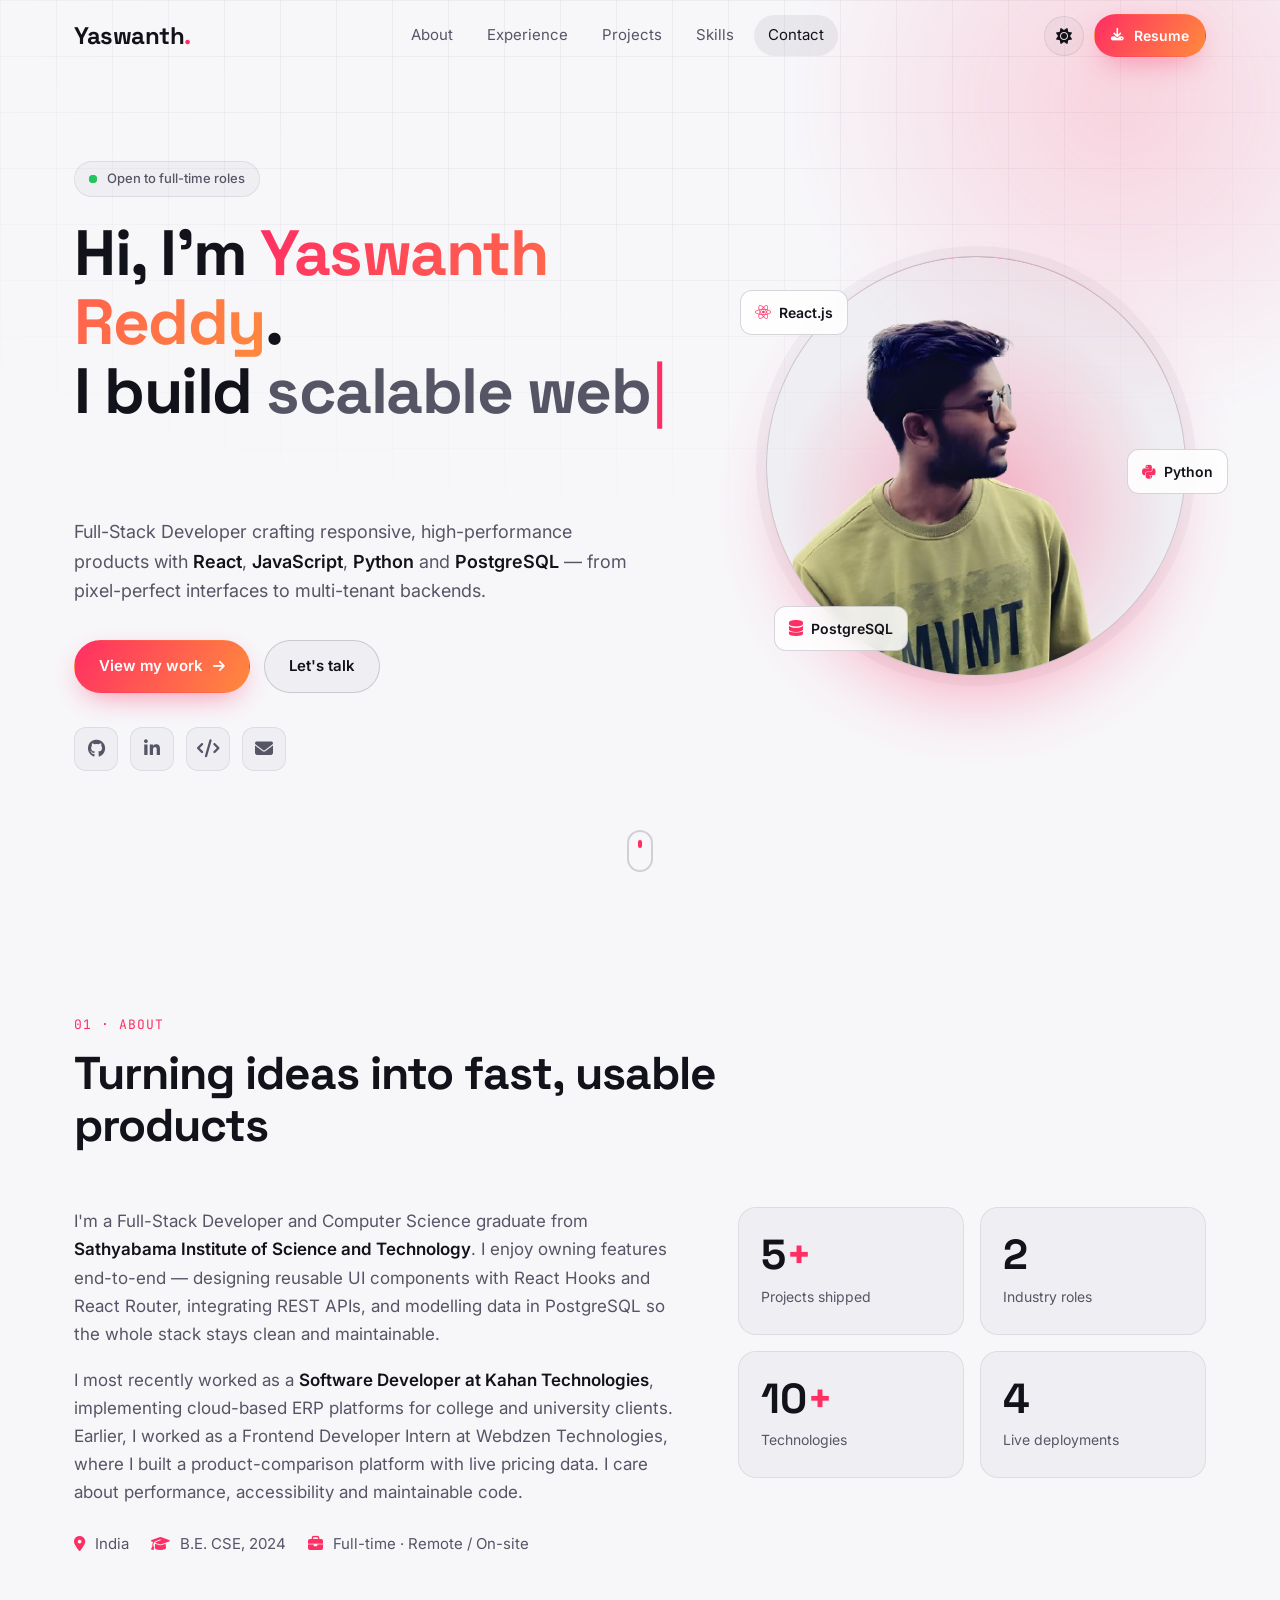
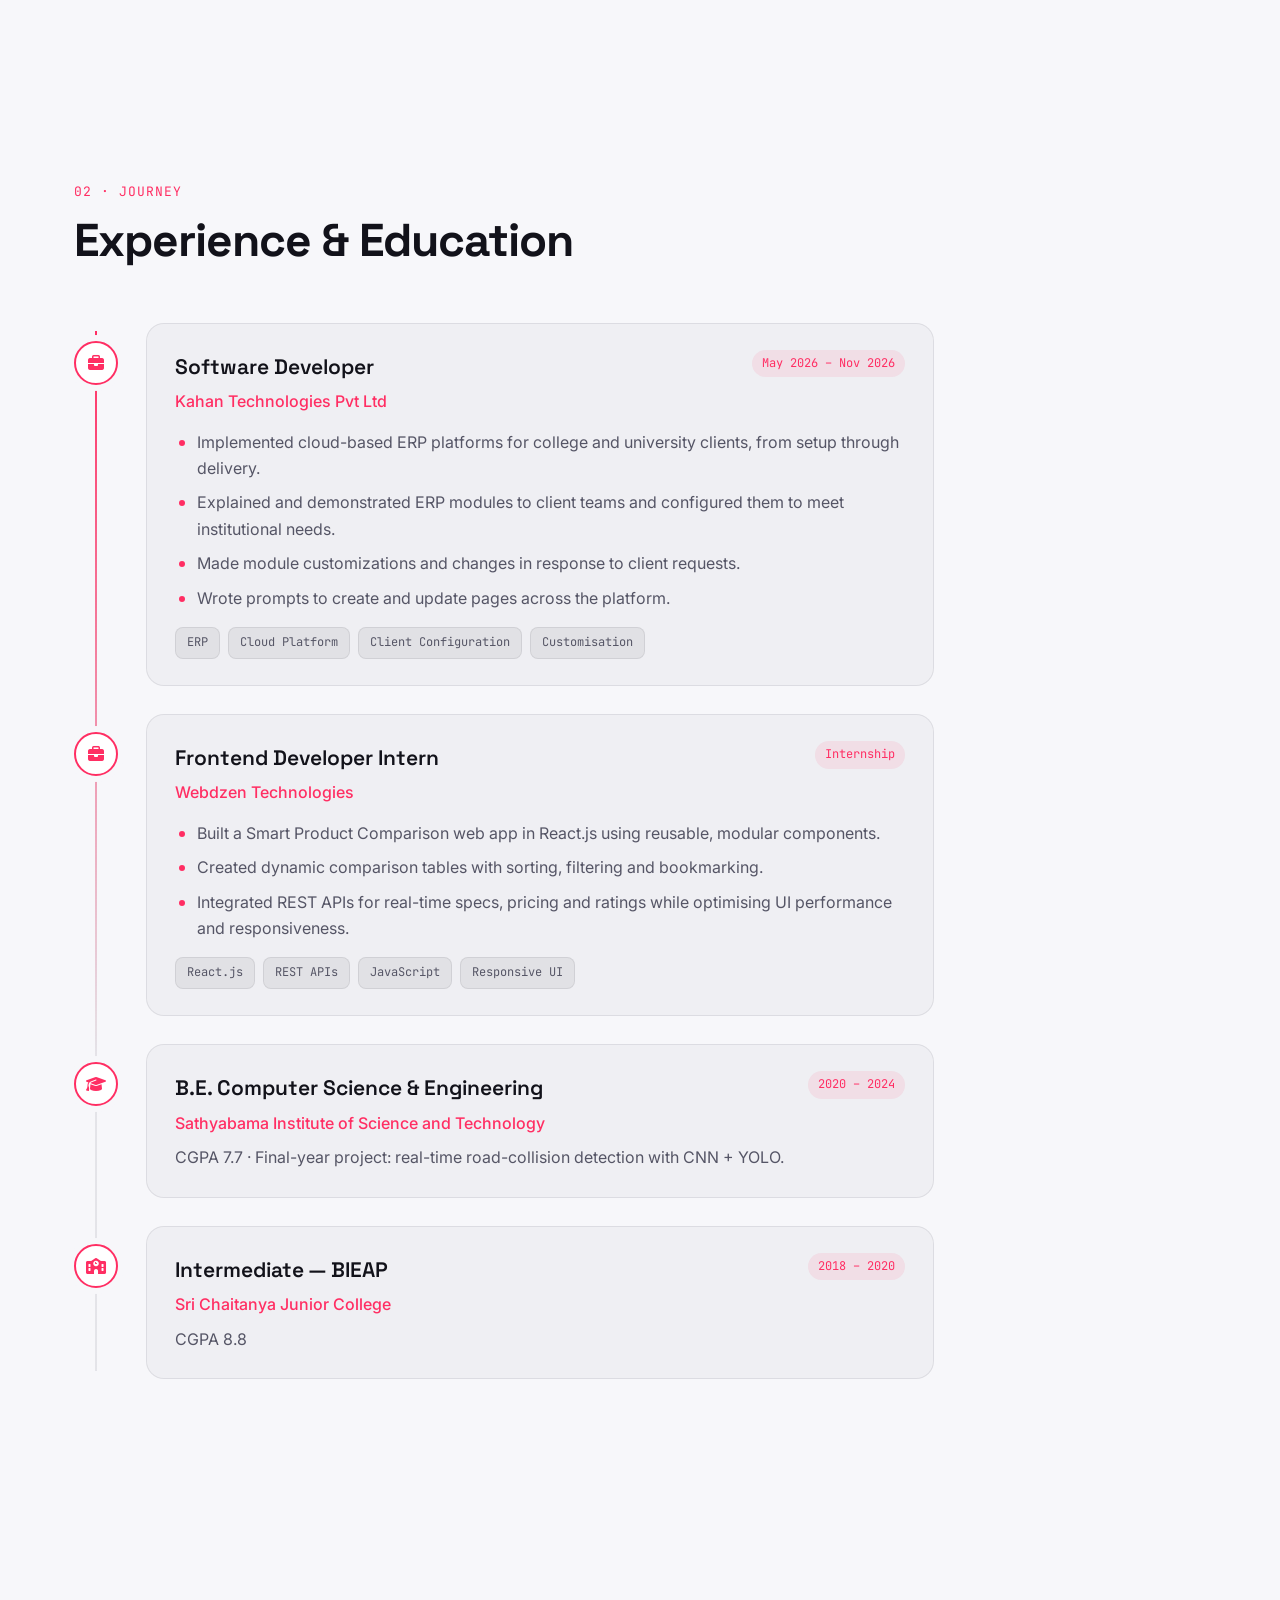
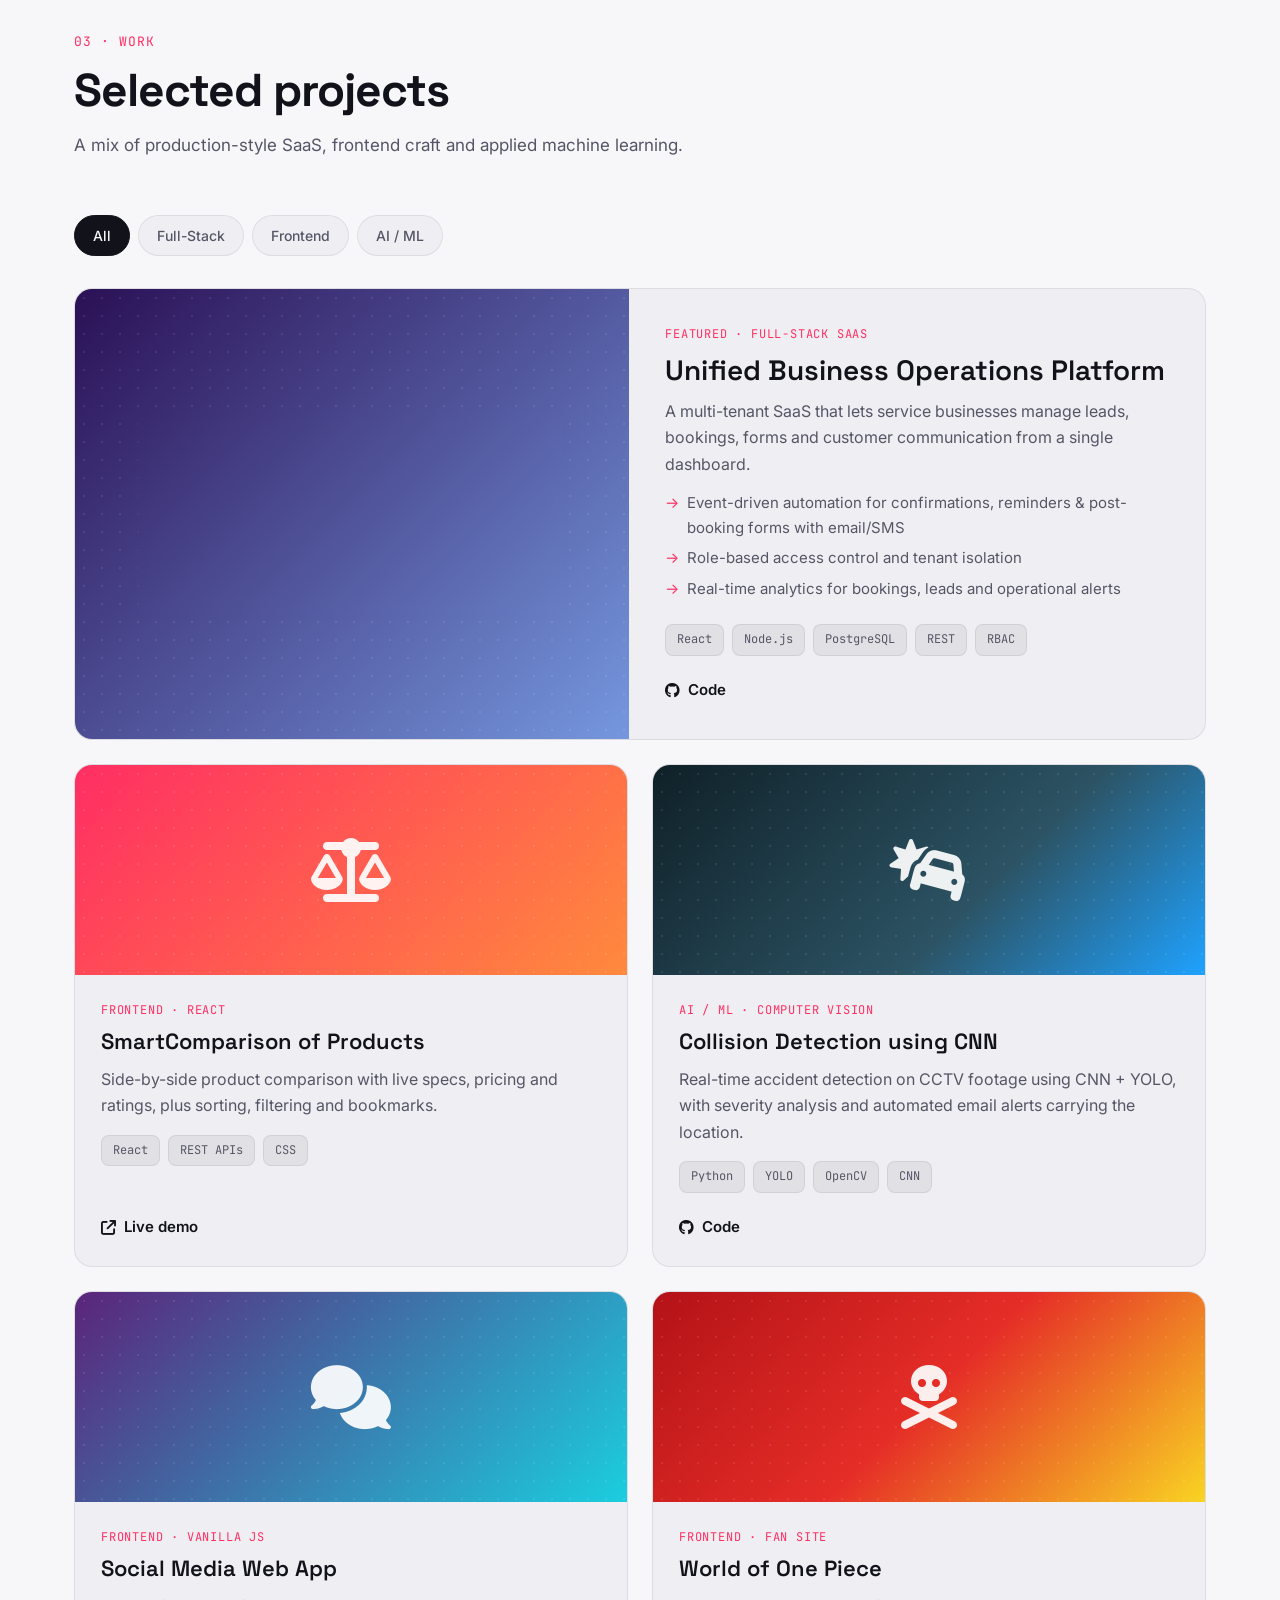
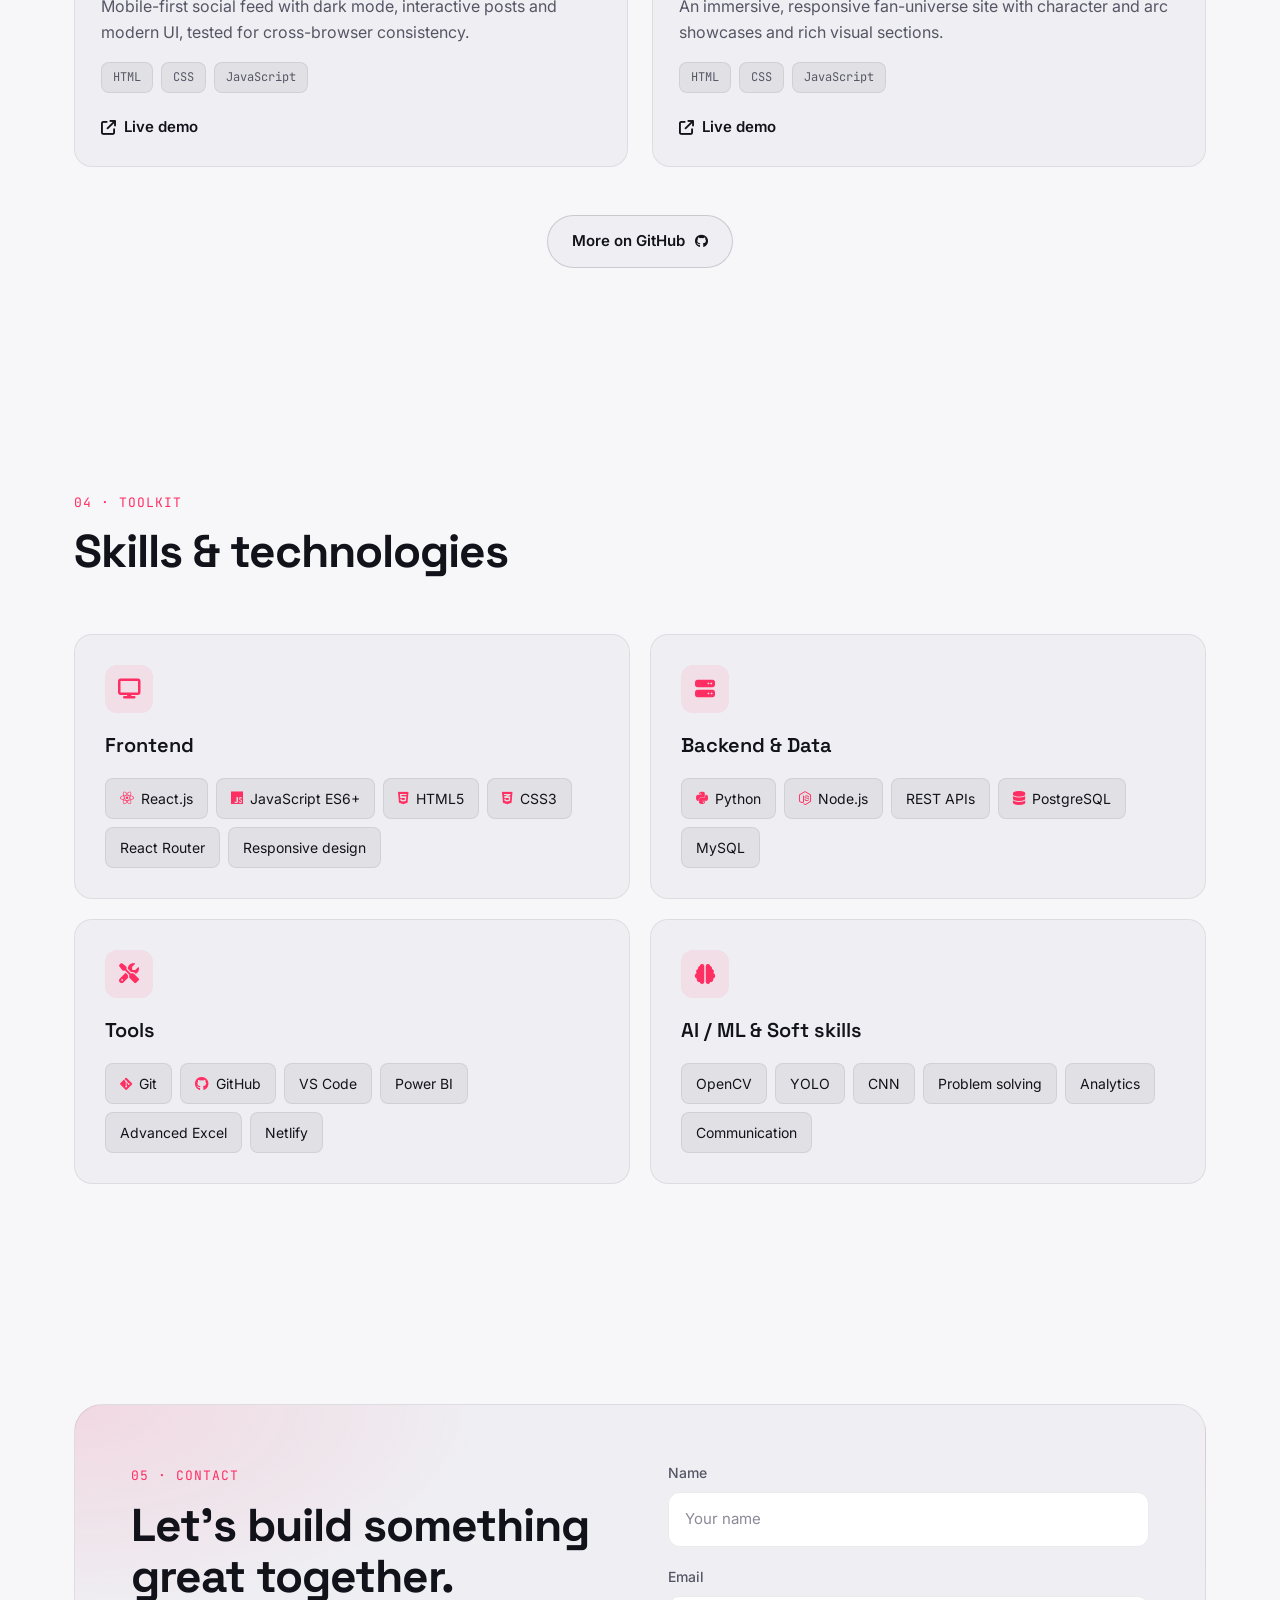
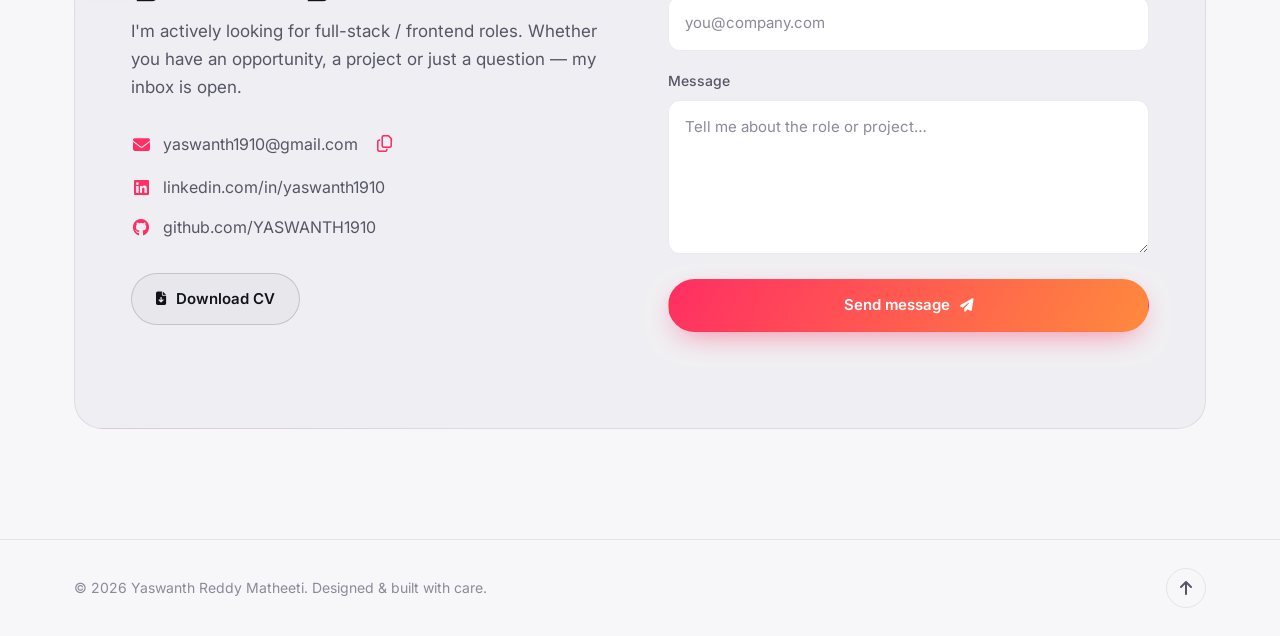
<file: index.html>
<!DOCTYPE html>
<html lang="en" data-theme="dark">
<head>
  <meta charset="UTF-8" />
  <meta name="viewport" content="width=device-width, initial-scale=1.0" />
  <title>Yaswanth Reddy · Full-Stack Developer</title>
  <meta name="description" content="Yaswanth Reddy Matheeti — Full-Stack Developer building fast, scalable web applications with React, JavaScript, Python and PostgreSQL." />
  <meta name="author" content="Yaswanth Reddy Matheeti" />
  <meta property="og:title" content="Yaswanth Reddy · Full-Stack Developer" />
  <meta property="og:description" content="React · JavaScript · Python · PostgreSQL. Projects, experience and contact." />
  <meta property="og:type" content="website" />
  <meta property="og:image" content="profile.png" />
  <meta name="theme-color" content="#0a0a0f" />
  <link rel="icon" href="data:image/svg+xml,<svg xmlns='http://www.w3.org/2000/svg' viewBox='0 0 100 100'><rect width='100' height='100' rx='22' fill='%23ff2e63'/><text x='50' y='68' font-size='56' font-family='Arial' font-weight='700' text-anchor='middle' fill='white'>Y</text></svg>" />

  <link rel="preconnect" href="https://fonts.googleapis.com" />
  <link rel="preconnect" href="https://fonts.gstatic.com" crossorigin />
  <link href="https://fonts.googleapis.com/css2?family=Inter:wght@400;500;600;700&family=Space+Grotesk:wght@500;600;700&family=JetBrains+Mono:wght@400;500&display=swap" rel="stylesheet" />
  <link rel="stylesheet" href="https://cdnjs.cloudflare.com/ajax/libs/font-awesome/6.5.2/css/all.min.css" />
  <link rel="stylesheet" href="style.css" />
</head>
<body>
  <div class="bg-grid" aria-hidden="true"></div>
  <div class="bg-glow" aria-hidden="true"></div>
  <div class="scroll-progress" aria-hidden="true"></div>

  <!-- ================= NAV ================= -->
  <header class="nav" id="nav">
    <div class="container nav-inner">
      <a href="#home" class="logo" aria-label="Home">Yaswanth<span>.</span></a>

      <nav class="nav-links" id="navLinks" aria-label="Primary">
        <a href="#about">About</a>
        <a href="#experience">Experience</a>
        <a href="#projects">Projects</a>
        <a href="#skills">Skills</a>
        <a href="#contact">Contact</a>
      </nav>

      <div class="nav-actions">
        <button class="icon-btn" id="themeToggle" aria-label="Toggle color theme">
          <i class="fa-solid fa-moon"></i>
        </button>
        <a href="Yaswanth_Resume.pdf" class="btn btn-sm btn-primary hide-sm" download>
          <i class="fa-solid fa-download"></i> Resume
        </a>
        <button class="icon-btn menu-btn" id="menuBtn" aria-label="Open menu" aria-expanded="false" aria-controls="navLinks">
          <i class="fa-solid fa-bars"></i>
        </button>
      </div>
    </div>
  </header>

  <main>
    <!-- ================= HERO ================= -->
    <section class="hero" id="home">
      <div class="container hero-inner">
        <div class="hero-text">
          <p class="badge reveal"><span class="pulse"></span> Open to full-time roles</p>
          <h1 class="reveal">
            Hi, I'm <span class="grad">Yaswanth Reddy</span>.<br />
            <span class="typed-line">I build <span class="typed" id="typed">scalable web apps</span><span class="caret">|</span></span>
          </h1>
          <p class="lead reveal">
            Full-Stack Developer crafting responsive, high-performance products with
            <strong>React</strong>, <strong>JavaScript</strong>, <strong>Python</strong> and <strong>PostgreSQL</strong> —
            from pixel-perfect interfaces to multi-tenant backends.
          </p>
          <div class="hero-cta reveal">
            <a href="#projects" class="btn btn-primary">View my work <i class="fa-solid fa-arrow-right"></i></a>
            <a href="#contact" class="btn btn-ghost">Let's talk</a>
          </div>
          <div class="hero-social reveal">
            <a href="https://github.com/YASWANTH1910" target="_blank" rel="noopener" aria-label="GitHub"><i class="fa-brands fa-github"></i></a>
            <a href="https://www.linkedin.com/in/yaswanth1910/" target="_blank" rel="noopener" aria-label="LinkedIn"><i class="fa-brands fa-linkedin-in"></i></a>
            <a href="https://leetcode.com/u/Yaswanth_1900/" target="_blank" rel="noopener" aria-label="LeetCode"><i class="fa-solid fa-code"></i></a>
            <a href="mailto:yaswanth1910@gmail.com" aria-label="Email"><i class="fa-solid fa-envelope"></i></a>
          </div>
        </div>

        <div class="hero-visual reveal">
          <div class="avatar-ring">
            <img src="profile.png" alt="Portrait of Yaswanth Reddy" width="541" height="461" />
          </div>
          <div class="float-card fc-1"><i class="fa-brands fa-react"></i> React.js</div>
          <div class="float-card fc-2"><i class="fa-brands fa-python"></i> Python</div>
          <div class="float-card fc-3"><i class="fa-solid fa-database"></i> PostgreSQL</div>
        </div>
      </div>
      <a href="#about" class="scroll-hint" aria-label="Scroll to About"><span></span></a>
    </section>

    <!-- ================= ABOUT ================= -->
    <section class="section" id="about">
      <div class="container">
        <div class="section-head reveal">
          <span class="eyebrow">01 · About</span>
          <h2>Turning ideas into fast, usable products</h2>
        </div>

        <div class="about-grid">
          <div class="about-text reveal">
            <p>
              I'm a Full-Stack Developer and Computer Science graduate from
              <strong>Sathyabama Institute of Science and Technology</strong>. I enjoy owning features end-to-end —
              designing reusable UI components with React Hooks and React Router, integrating REST APIs,
              and modelling data in PostgreSQL so the whole stack stays clean and maintainable.
            </p>
            <p>
              I most recently worked as a <strong>Software Developer at Kahan Technologies</strong>,
              implementing cloud-based ERP platforms for college and university clients. Earlier,
              I worked as a Frontend Developer Intern at Webdzen Technologies, where I built a product-comparison
              platform with live pricing data. I care about performance, accessibility and maintainable code.
            </p>
            <div class="about-meta">
              <div><i class="fa-solid fa-location-dot"></i> India</div>
              <div><i class="fa-solid fa-graduation-cap"></i> B.E. CSE, 2024</div>
              <div><i class="fa-solid fa-briefcase"></i> Full-time · Remote / On-site</div>
            </div>
          </div>

          <div class="stats reveal">
            <div class="stat"><span class="num" data-count="5">0</span><span class="plus">+</span><p>Projects shipped</p></div>
            <div class="stat"><span class="num" data-count="2">0</span><p>Industry roles</p></div>
            <div class="stat"><span class="num" data-count="10">0</span><span class="plus">+</span><p>Technologies</p></div>
            <div class="stat"><span class="num" data-count="4">0</span><p>Live deployments</p></div>
          </div>
        </div>
      </div>
    </section>

    <!-- ================= EXPERIENCE ================= -->
    <section class="section" id="experience">
      <div class="container">
        <div class="section-head reveal">
          <span class="eyebrow">02 · Journey</span>
          <h2>Experience &amp; Education</h2>
        </div>

        <ol class="timeline">
          <li class="tl-item reveal">
            <div class="tl-dot"><i class="fa-solid fa-briefcase"></i></div>
            <div class="tl-card">
              <div class="tl-top">
                <h3>Software Developer</h3>
                <span class="tl-tag">May 2026 – Nov 2026</span>
              </div>
              <p class="tl-org">Kahan Technologies Pvt Ltd</p>
              <ul>
                <li>Implemented cloud-based ERP platforms for college and university clients, from setup through delivery.</li>
                <li>Explained and demonstrated ERP modules to client teams and configured them to meet institutional needs.</li>
                <li>Made module customizations and changes in response to client requests.</li>
                <li>Wrote prompts to create and update pages across the platform.</li>
              </ul>
              <div class="chips"><span>ERP</span><span>Cloud Platform</span><span>Client Configuration</span><span>Customisation</span></div>
            </div>
          </li>

          <li class="tl-item reveal">
            <div class="tl-dot"><i class="fa-solid fa-briefcase"></i></div>
            <div class="tl-card">
              <div class="tl-top">
                <h3>Frontend Developer Intern</h3>
                <span class="tl-tag">Internship</span>
              </div>
              <p class="tl-org">Webdzen Technologies</p>
              <ul>
                <li>Built a Smart Product Comparison web app in React.js using reusable, modular components.</li>
                <li>Created dynamic comparison tables with sorting, filtering and bookmarking.</li>
                <li>Integrated REST APIs for real-time specs, pricing and ratings while optimising UI performance and responsiveness.</li>
              </ul>
              <div class="chips"><span>React.js</span><span>REST APIs</span><span>JavaScript</span><span>Responsive UI</span></div>
            </div>
          </li>

          <li class="tl-item reveal">
            <div class="tl-dot"><i class="fa-solid fa-graduation-cap"></i></div>
            <div class="tl-card">
              <div class="tl-top">
                <h3>B.E. Computer Science &amp; Engineering</h3>
                <span class="tl-tag">2020 – 2024</span>
              </div>
              <p class="tl-org">Sathyabama Institute of Science and Technology</p>
              <p class="tl-desc">CGPA 7.7 · Final-year project: real-time road-collision detection with CNN + YOLO.</p>
            </div>
          </li>

          <li class="tl-item reveal">
            <div class="tl-dot"><i class="fa-solid fa-school"></i></div>
            <div class="tl-card">
              <div class="tl-top">
                <h3>Intermediate — BIEAP</h3>
                <span class="tl-tag">2018 – 2020</span>
              </div>
              <p class="tl-org">Sri Chaitanya Junior College</p>
              <p class="tl-desc">CGPA 8.8</p>
            </div>
          </li>
        </ol>
      </div>
    </section>

    <!-- ================= PROJECTS ================= -->
    <section class="section" id="projects">
      <div class="container">
        <div class="section-head reveal">
          <span class="eyebrow">03 · Work</span>
          <h2>Selected projects</h2>
          <p class="section-sub">A mix of production-style SaaS, frontend craft and applied machine learning.</p>
        </div>

        <div class="filters reveal" role="tablist" aria-label="Filter projects">
          <button class="filter active" data-filter="all" role="tab" aria-selected="true">All</button>
          <button class="filter" data-filter="fullstack" role="tab" aria-selected="false">Full-Stack</button>
          <button class="filter" data-filter="frontend" role="tab" aria-selected="false">Frontend</button>
          <button class="filter" data-filter="ml" role="tab" aria-selected="false">AI / ML</button>
        </div>

        <div class="projects">
          <!-- Featured -->
          <article class="project featured reveal" data-cat="fullstack">
            <div class="p-visual v-saas" aria-hidden="true">
              <div class="mock">
                <div class="mock-bar"><i></i><i></i><i></i></div>
                <div class="mock-body">
                  <div class="mock-side"></div>
                  <div class="mock-main">
                    <div class="mock-kpis"><b></b><b></b><b></b></div>
                    <div class="mock-chart"><span style="--h:40%"></span><span style="--h:65%"></span><span style="--h:50%"></span><span style="--h:85%"></span><span style="--h:70%"></span><span style="--h:95%"></span></div>
                  </div>
                </div>
              </div>
            </div>
            <div class="p-body">
              <span class="p-label">Featured · Full-Stack SaaS</span>
              <h3>Unified Business Operations Platform</h3>
              <p>
                A multi-tenant SaaS that lets service businesses manage leads, bookings, forms and customer
                communication from a single dashboard.
              </p>
              <ul class="p-points">
                <li>Event-driven automation for confirmations, reminders &amp; post-booking forms with email/SMS</li>
                <li>Role-based access control and tenant isolation</li>
                <li>Real-time analytics for bookings, leads and operational alerts</li>
              </ul>
              <div class="chips"><span>React</span><span>Node.js</span><span>PostgreSQL</span><span>REST</span><span>RBAC</span></div>
              <div class="p-links">
                <a href="https://github.com/YASWANTH1910" target="_blank" rel="noopener" class="link"><i class="fa-brands fa-github"></i> Code</a>
              </div>
            </div>
          </article>

          <article class="project reveal" data-cat="frontend">
            <div class="p-visual v-compare" aria-hidden="true"><i class="fa-solid fa-scale-balanced"></i></div>
            <div class="p-body">
              <span class="p-label">Frontend · React</span>
              <h3>SmartComparison of Products</h3>
              <p>Side-by-side product comparison with live specs, pricing and ratings, plus sorting, filtering and bookmarks.</p>
              <div class="chips"><span>React</span><span>REST APIs</span><span>CSS</span></div>
              <div class="p-links">
                <a href="https://smartcomparison-products.netlify.app/" target="_blank" rel="noopener" class="link"><i class="fa-solid fa-arrow-up-right-from-square"></i> Live demo</a>
              </div>
            </div>
          </article>

          <article class="project reveal" data-cat="ml">
            <div class="p-visual v-ml" aria-hidden="true"><i class="fa-solid fa-car-burst"></i></div>
            <div class="p-body">
              <span class="p-label">AI / ML · Computer Vision</span>
              <h3>Collision Detection using CNN</h3>
              <p>Real-time accident detection on CCTV footage using CNN + YOLO, with severity analysis and automated email alerts carrying the location.</p>
              <div class="chips"><span>Python</span><span>YOLO</span><span>OpenCV</span><span>CNN</span></div>
              <div class="p-links">
                <a href="https://github.com/YASWANTH1910" target="_blank" rel="noopener" class="link"><i class="fa-brands fa-github"></i> Code</a>
              </div>
            </div>
          </article>

          <article class="project reveal" data-cat="frontend">
            <div class="p-visual v-social" aria-hidden="true"><i class="fa-solid fa-comments"></i></div>
            <div class="p-body">
              <span class="p-label">Frontend · Vanilla JS</span>
              <h3>Social Media Web App</h3>
              <p>Mobile-first social feed with dark mode, interactive posts and modern UI, tested for cross-browser consistency.</p>
              <div class="chips"><span>HTML</span><span>CSS</span><span>JavaScript</span></div>
              <div class="p-links">
                <a href="https://socialmedia-book.netlify.app/" target="_blank" rel="noopener" class="link"><i class="fa-solid fa-arrow-up-right-from-square"></i> Live demo</a>
              </div>
            </div>
          </article>

          <article class="project reveal" data-cat="frontend">
            <div class="p-visual v-anime" aria-hidden="true"><i class="fa-solid fa-skull-crossbones"></i></div>
            <div class="p-body">
              <span class="p-label">Frontend · Fan site</span>
              <h3>World of One Piece</h3>
              <p>An immersive, responsive fan-universe site with character and arc showcases and rich visual sections.</p>
              <div class="chips"><span>HTML</span><span>CSS</span><span>JavaScript</span></div>
              <div class="p-links">
                <a href="https://onepieceverse.netlify.app/" target="_blank" rel="noopener" class="link"><i class="fa-solid fa-arrow-up-right-from-square"></i> Live demo</a>
              </div>
            </div>
          </article>
        </div>

        <div class="center reveal">
          <a href="https://github.com/YASWANTH1910" target="_blank" rel="noopener" class="btn btn-ghost">
            More on GitHub <i class="fa-brands fa-github"></i>
          </a>
        </div>
      </div>
    </section>

    <!-- ================= SKILLS ================= -->
    <section class="section" id="skills">
      <div class="container">
        <div class="section-head reveal">
          <span class="eyebrow">04 · Toolkit</span>
          <h2>Skills &amp; technologies</h2>
        </div>

        <div class="skills-grid">
          <div class="skill-card reveal">
            <div class="sk-icon"><i class="fa-solid fa-display"></i></div>
            <h3>Frontend</h3>
            <div class="chips lg">
              <span><i class="fa-brands fa-react"></i> React.js</span>
              <span><i class="fa-brands fa-js"></i> JavaScript ES6+</span>
              <span><i class="fa-brands fa-html5"></i> HTML5</span>
              <span><i class="fa-brands fa-css3-alt"></i> CSS3</span>
              <span>React Router</span>
              <span>Responsive design</span>
            </div>
          </div>
          <div class="skill-card reveal">
            <div class="sk-icon"><i class="fa-solid fa-server"></i></div>
            <h3>Backend &amp; Data</h3>
            <div class="chips lg">
              <span><i class="fa-brands fa-python"></i> Python</span>
              <span><i class="fa-brands fa-node-js"></i> Node.js</span>
              <span>REST APIs</span>
              <span><i class="fa-solid fa-database"></i> PostgreSQL</span>
              <span>MySQL</span>
            </div>
          </div>
          <div class="skill-card reveal">
            <div class="sk-icon"><i class="fa-solid fa-screwdriver-wrench"></i></div>
            <h3>Tools</h3>
            <div class="chips lg">
              <span><i class="fa-brands fa-git-alt"></i> Git</span>
              <span><i class="fa-brands fa-github"></i> GitHub</span>
              <span>VS Code</span>
              <span>Power BI</span>
              <span>Advanced Excel</span>
              <span>Netlify</span>
            </div>
          </div>
          <div class="skill-card reveal">
            <div class="sk-icon"><i class="fa-solid fa-brain"></i></div>
            <h3>AI / ML &amp; Soft skills</h3>
            <div class="chips lg">
              <span>OpenCV</span>
              <span>YOLO</span>
              <span>CNN</span>
              <span>Problem solving</span>
              <span>Analytics</span>
              <span>Communication</span>
            </div>
          </div>
        </div>
      </div>
    </section>

    <!-- ================= CONTACT ================= -->
    <section class="section" id="contact">
      <div class="container">
        <div class="contact-card reveal">
          <div class="contact-left">
            <span class="eyebrow">05 · Contact</span>
            <h2>Let's build something great together.</h2>
            <p class="section-sub">
              I'm actively looking for full-stack / frontend roles. Whether you have an opportunity, a project or just
              a question — my inbox is open.
            </p>
            <ul class="contact-list">
              <li>
                <a href="mailto:yaswanth1910@gmail.com"><i class="fa-solid fa-envelope"></i> yaswanth1910@gmail.com</a>
                <button class="copy-btn" data-copy="yaswanth1910@gmail.com" aria-label="Copy email"><i class="fa-regular fa-copy"></i></button>
              </li>
              <li><a href="https://www.linkedin.com/in/yaswanth1910/" target="_blank" rel="noopener"><i class="fa-brands fa-linkedin"></i> linkedin.com/in/yaswanth1910</a></li>
              <li><a href="https://github.com/YASWANTH1910" target="_blank" rel="noopener"><i class="fa-brands fa-github"></i> github.com/YASWANTH1910</a></li>
            </ul>
            <a href="Yaswanth_Resume.pdf" download class="btn btn-ghost"><i class="fa-solid fa-file-arrow-down"></i> Download CV</a>
          </div>

          <form class="contact-form" name="submit-to-google-sheet" novalidate>
            <div class="field">
              <label for="f-name">Name</label>
              <input id="f-name" type="text" name="Name" placeholder="Your name" required autocomplete="name" />
            </div>
            <div class="field">
              <label for="f-email">Email</label>
              <input id="f-email" type="email" name="Email" placeholder="you@company.com" required autocomplete="email" />
            </div>
            <div class="field">
              <label for="f-msg">Message</label>
              <textarea id="f-msg" name="Message" rows="5" placeholder="Tell me about the role or project…" required></textarea>
            </div>
            <button type="submit" class="btn btn-primary btn-block" id="submitBtn">
              <span>Send message</span> <i class="fa-solid fa-paper-plane"></i>
            </button>
            <p class="form-msg" id="msg" role="status" aria-live="polite"></p>
          </form>
        </div>
      </div>
    </section>
  </main>

  <footer class="footer">
    <div class="container footer-inner">
      <p>© <span id="year"></span> Yaswanth Reddy Matheeti. Designed &amp; built with care.</p>
      <a href="#home" class="to-top" aria-label="Back to top"><i class="fa-solid fa-arrow-up"></i></a>
    </div>
  </footer>

  <script src="script.js"></script>
</body>
</html>
</file>
<file: style.css>
/* =========================================================
   Yaswanth Reddy — Portfolio
   ========================================================= */
:root {
  --accent: #ff2e63;
  --accent-2: #ff8a3d;
  --accent-soft: rgba(255, 46, 99, 0.12);
  --grad: linear-gradient(120deg, var(--accent) 0%, var(--accent-2) 100%);

  --bg: #0a0a0f;
  --bg-2: #101018;
  --surface: rgba(255, 255, 255, 0.035);
  --surface-2: rgba(255, 255, 255, 0.06);
  --border: rgba(255, 255, 255, 0.08);
  --border-strong: rgba(255, 255, 255, 0.16);
  --text: #f4f4f6;
  --muted: #a0a0b0;
  --dim: #6b6b7b;
  --grid-line: rgba(255, 255, 255, 0.035);
  --shadow: 0 20px 50px -20px rgba(0, 0, 0, 0.6);

  --radius: 18px;
  --radius-sm: 10px;
  --maxw: 1180px;
  --nav-h: 72px;

  --font: "Inter", system-ui, -apple-system, Segoe UI, Roboto, sans-serif;
  --font-display: "Space Grotesk", var(--font);
  --font-mono: "JetBrains Mono", ui-monospace, monospace;
}

[data-theme="light"] {
  --bg: #f7f7fa;
  --bg-2: #ffffff;
  --surface: rgba(10, 10, 30, 0.03);
  --surface-2: rgba(10, 10, 30, 0.06);
  --border: rgba(10, 10, 30, 0.08);
  --border-strong: rgba(10, 10, 30, 0.16);
  --text: #12121a;
  --muted: #555566;
  --dim: #8a8a99;
  --grid-line: rgba(10, 10, 30, 0.045);
  --accent-soft: rgba(255, 46, 99, 0.09);
  --shadow: 0 20px 50px -24px rgba(20, 20, 60, 0.25);
}

/* ---------- base ---------- */
*, *::before, *::after { box-sizing: border-box; margin: 0; padding: 0; }
html { scroll-behavior: smooth; scroll-padding-top: calc(var(--nav-h) + 12px); }
body {
  font-family: var(--font);
  background: var(--bg);
  color: var(--text);
  line-height: 1.65;
  -webkit-font-smoothing: antialiased;
  overflow-x: hidden;
  transition: background-color .3s, color .3s;
}
img { max-width: 100%; display: block; }
a { color: inherit; text-decoration: none; }
button { font: inherit; color: inherit; background: none; border: 0; cursor: pointer; }
ul, ol { list-style: none; }
strong { color: var(--text); font-weight: 600; }
::selection { background: var(--accent); color: #fff; }
:focus-visible { outline: 2px solid var(--accent); outline-offset: 3px; border-radius: 6px; }

.container { width: 100%; max-width: var(--maxw); margin: 0 auto; padding: 0 24px; }
.center { text-align: center; margin-top: 48px; }

/* background decoration */
.bg-grid {
  position: fixed; inset: 0; z-index: -2; pointer-events: none;
  background-image:
    linear-gradient(var(--grid-line) 1px, transparent 1px),
    linear-gradient(90deg, var(--grid-line) 1px, transparent 1px);
  background-size: 56px 56px;
  mask-image: radial-gradient(ellipse 80% 60% at 50% 0%, #000 40%, transparent 100%);
}
.bg-glow {
  position: fixed; z-index: -1; pointer-events: none;
  width: 720px; height: 720px; top: -260px; right: -200px;
  background: radial-gradient(circle, rgba(255, 46, 99, .18), transparent 65%);
  filter: blur(20px);
}
.scroll-progress {
  position: fixed; top: 0; left: 0; height: 3px; width: 0; z-index: 200;
  background: var(--grad);
}

/* ---------- buttons ---------- */
.btn {
  display: inline-flex; align-items: center; justify-content: center; gap: 10px;
  padding: 13px 24px; border-radius: 999px; font-weight: 600; font-size: 15px;
  border: 1px solid transparent; transition: transform .2s, box-shadow .25s, background .25s, border-color .25s;
  white-space: nowrap;
}
.btn-primary { background: var(--grad); color: #fff; box-shadow: 0 10px 30px -10px rgba(255, 46, 99, .6); }
.btn-primary:hover { transform: translateY(-2px); box-shadow: 0 16px 36px -10px rgba(255, 46, 99, .7); }
.btn-ghost { border-color: var(--border-strong); background: var(--surface); }
.btn-ghost:hover { border-color: var(--accent); color: var(--accent); transform: translateY(-2px); }
.btn-sm { padding: 9px 16px; font-size: 14px; }
.btn-block { width: 100%; }
.btn i { font-size: .9em; }

.icon-btn {
  width: 40px; height: 40px; border-radius: 50%;
  display: grid; place-items: center;
  border: 1px solid var(--border); background: var(--surface);
  transition: border-color .2s, color .2s;
}
.icon-btn:hover { border-color: var(--accent); color: var(--accent); }

/* ---------- nav ---------- */
.nav {
  position: fixed; inset: 0 0 auto 0; height: var(--nav-h); z-index: 100;
  transition: background .3s, border-color .3s, backdrop-filter .3s;
  border-bottom: 1px solid transparent;
}
.nav.scrolled {
  background: color-mix(in srgb, var(--bg) 78%, transparent);
  backdrop-filter: blur(14px); -webkit-backdrop-filter: blur(14px);
  border-bottom-color: var(--border);
}
.nav-inner { height: 100%; display: flex; align-items: center; justify-content: space-between; gap: 20px; }
.logo { font-family: var(--font-display); font-size: 24px; font-weight: 700; letter-spacing: -.5px; }
.logo span { color: var(--accent); }
.nav-links { display: flex; gap: 6px; }
.nav-links a {
  padding: 8px 14px; border-radius: 999px; font-size: 15px; color: var(--muted);
  transition: color .2s, background .2s;
}
.nav-links a:hover { color: var(--text); }
.nav-links a.active { color: var(--text); background: var(--surface-2); }
.nav-actions { display: flex; align-items: center; gap: 10px; }
.menu-btn { display: none; }

/* ---------- hero ---------- */
.hero {
  min-height: 100vh; min-height: 100svh;
  display: flex; align-items: center; position: relative;
  padding: calc(var(--nav-h) + 40px) 0 80px;
}
.hero-inner { display: grid; grid-template-columns: 1.15fr .85fr; gap: 48px; align-items: center; }
.badge {
  display: inline-flex; align-items: center; gap: 10px;
  padding: 6px 14px; border-radius: 999px; font-size: 13px; font-weight: 500;
  border: 1px solid var(--border); background: var(--surface); color: var(--muted);
}
.pulse { width: 8px; height: 8px; border-radius: 50%; background: #22c55e; position: relative; }
.pulse::after {
  content: ""; position: absolute; inset: 0; border-radius: 50%; background: #22c55e;
  animation: ping 1.8s cubic-bezier(0, 0, .2, 1) infinite;
}
@keyframes ping { 75%, 100% { transform: scale(2.6); opacity: 0; } }

.hero h1 {
  font-family: var(--font-display);
  font-size: clamp(36px, 5.6vw, 64px);
  line-height: 1.08; letter-spacing: -1.5px; font-weight: 700;
  margin: 22px 0 22px;
}
.grad { background: var(--grad); -webkit-background-clip: text; background-clip: text; color: transparent; }
.typed-line { display: block; min-height: 2.16em; }
.typed { color: var(--muted); }
.caret { color: var(--accent); font-weight: 400; animation: blink 1s steps(1) infinite; margin-left: 2px; }
@keyframes blink { 50% { opacity: 0; } }
.lead { font-size: clamp(16px, 1.6vw, 18px); color: var(--muted); max-width: 560px; }
.hero-cta { display: flex; flex-wrap: wrap; gap: 14px; margin-top: 34px; }
.hero-social { display: flex; gap: 12px; margin-top: 34px; }
.hero-social a {
  width: 44px; height: 44px; display: grid; place-items: center; border-radius: 12px;
  border: 1px solid var(--border); background: var(--surface); color: var(--muted); font-size: 18px;
  transition: all .25s;
}
.hero-social a:hover { color: var(--accent); border-color: var(--accent); transform: translateY(-3px); }

.hero-visual { position: relative; justify-self: center; width: min(420px, 100%); aspect-ratio: 1; }
.avatar-ring {
  position: absolute; inset: 0; border-radius: 50%; overflow: hidden;
  background:
    radial-gradient(circle at 50% 60%, rgba(255, 46, 99, .35), transparent 60%),
    var(--surface);
  border: 1px solid var(--border-strong);
  box-shadow: 0 0 0 10px var(--surface), 0 40px 80px -30px rgba(255, 46, 99, .45);
}
.avatar-ring::before {
  content: ""; position: absolute; inset: -2px; border-radius: 50%; padding: 2px;
  background: conic-gradient(from 0deg, var(--accent), transparent 30%, var(--accent-2) 60%, transparent 85%, var(--accent));
  -webkit-mask: linear-gradient(#000 0 0) content-box, linear-gradient(#000 0 0);
  -webkit-mask-composite: xor; mask-composite: exclude;
  animation: spin 8s linear infinite;
}
@keyframes spin { to { transform: rotate(360deg); } }
.avatar-ring img {
  position: absolute; bottom: 0; left: 50%; transform: translateX(-46%);
  width: 118%; max-width: none; height: auto;
}
.float-card {
  position: absolute; display: flex; align-items: center; gap: 8px;
  padding: 10px 14px; border-radius: 12px; font-size: 14px; font-weight: 600;
  background: color-mix(in srgb, var(--bg-2) 85%, transparent);
  backdrop-filter: blur(10px); -webkit-backdrop-filter: blur(10px);
  border: 1px solid var(--border-strong); box-shadow: var(--shadow);
  animation: float 6s ease-in-out infinite;
}
.float-card i { color: var(--accent); font-size: 16px; }
.fc-1 { top: 8%; left: -6%; }
.fc-2 { top: 46%; right: -10%; animation-delay: -2s; }
.fc-3 { bottom: 6%; left: 2%; animation-delay: -4s; }
@keyframes float { 0%, 100% { transform: translateY(0); } 50% { transform: translateY(-10px); } }

.scroll-hint {
  position: absolute; bottom: 28px; left: 50%; transform: translateX(-50%);
  width: 26px; height: 42px; border-radius: 14px; border: 2px solid var(--border-strong);
}
.scroll-hint span {
  position: absolute; top: 8px; left: 50%; width: 4px; height: 8px; margin-left: -2px;
  border-radius: 2px; background: var(--accent); animation: wheel 1.8s infinite;
}
@keyframes wheel { 0% { opacity: 1; transform: translateY(0); } 100% { opacity: 0; transform: translateY(14px); } }

/* ---------- sections ---------- */
.section { padding: 110px 0; position: relative; }
.section-head { margin-bottom: 56px; max-width: 720px; }
.eyebrow {
  font-family: var(--font-mono); font-size: 13px; color: var(--accent);
  letter-spacing: 1px; text-transform: uppercase;
}
.section h2 {
  font-family: var(--font-display); font-size: clamp(30px, 4vw, 46px);
  line-height: 1.12; letter-spacing: -1px; margin-top: 12px; font-weight: 700;
}
.section-sub { color: var(--muted); margin-top: 14px; font-size: 17px; }

/* about */
.about-grid { display: grid; grid-template-columns: 1.3fr 1fr; gap: 56px; align-items: start; }
.about-text p { color: var(--muted); font-size: 17px; margin-bottom: 18px; }
.about-meta { display: flex; flex-wrap: wrap; gap: 10px 22px; margin-top: 26px; color: var(--muted); font-size: 15px; }
.about-meta i { color: var(--accent); margin-right: 6px; }
.stats { display: grid; grid-template-columns: 1fr 1fr; gap: 16px; }
.stat {
  padding: 26px 22px; border-radius: var(--radius); border: 1px solid var(--border); background: var(--surface);
  transition: border-color .25s, transform .25s;
}
.stat:hover { border-color: var(--border-strong); transform: translateY(-3px); }
.stat .num, .stat .plus { font-family: var(--font-display); font-size: 42px; font-weight: 700; line-height: 1; }
.stat .plus { color: var(--accent); }
.stat p { color: var(--muted); font-size: 14px; margin-top: 8px; }

/* timeline */
.timeline { position: relative; max-width: 860px; }
.timeline::before {
  content: ""; position: absolute; left: 21px; top: 8px; bottom: 8px; width: 2px;
  background: linear-gradient(var(--accent), var(--border) 70%);
}
.tl-item { position: relative; padding-left: 72px; margin-bottom: 28px; }
.tl-dot {
  position: absolute; left: 0; top: 18px; width: 44px; height: 44px; border-radius: 50%;
  display: grid; place-items: center; background: var(--bg-2); border: 2px solid var(--accent);
  color: var(--accent); font-size: 16px; box-shadow: 0 0 0 6px var(--bg);
}
.tl-card {
  padding: 26px 28px; border-radius: var(--radius); border: 1px solid var(--border); background: var(--surface);
  transition: border-color .25s;
}
.tl-card:hover { border-color: var(--border-strong); }
.tl-top { display: flex; justify-content: space-between; align-items: flex-start; gap: 12px; flex-wrap: wrap; }
.tl-top h3 { font-family: var(--font-display); font-size: 21px; font-weight: 600; }
.tl-tag {
  font-family: var(--font-mono); font-size: 12px; padding: 4px 10px; border-radius: 999px;
  background: var(--accent-soft); color: var(--accent);
}
.tl-org { color: var(--accent); font-weight: 500; margin-top: 4px; }
.tl-desc { color: var(--muted); margin-top: 8px; }
.tl-card ul { margin-top: 14px; }
.tl-card ul li { color: var(--muted); padding-left: 22px; position: relative; margin-bottom: 8px; }
.tl-card ul li::before {
  content: ""; position: absolute; left: 4px; top: 11px; width: 6px; height: 6px; border-radius: 50%; background: var(--accent);
}

/* chips */
.chips { display: flex; flex-wrap: wrap; gap: 8px; margin-top: 16px; }
.chips span {
  font-family: var(--font-mono); font-size: 12px; padding: 5px 11px; border-radius: 8px;
  background: var(--surface-2); border: 1px solid var(--border); color: var(--muted);
}
.chips.lg span { font-family: var(--font); font-size: 14px; padding: 8px 14px; color: var(--text); display: inline-flex; align-items: center; gap: 7px; }
.chips.lg span i { color: var(--accent); }

/* projects */
.filters { display: flex; flex-wrap: wrap; gap: 8px; margin-bottom: 32px; }
.filter {
  padding: 8px 18px; border-radius: 999px; font-size: 14px; font-weight: 500;
  border: 1px solid var(--border); background: var(--surface); color: var(--muted);
  transition: all .2s;
}
.filter:hover { color: var(--text); border-color: var(--border-strong); }
.filter.active { background: var(--text); color: var(--bg); border-color: var(--text); }

.projects { display: grid; grid-template-columns: repeat(2, 1fr); gap: 24px; }
.project {
  display: flex; flex-direction: column; border-radius: var(--radius); overflow: hidden;
  border: 1px solid var(--border); background: var(--surface);
  transition: transform .35s, border-color .35s, box-shadow .35s;
}
.project:hover { transform: translateY(-6px); border-color: var(--border-strong); box-shadow: var(--shadow); }
.project.hide { display: none; }
.project.featured { grid-column: 1 / -1; flex-direction: row; }
.project.featured .p-visual { flex: 1.1; min-height: 340px; height: auto; }
.project.featured .p-body { flex: 1; padding: 36px; }

.p-visual {
  position: relative; height: 210px; display: grid; place-items: center; overflow: hidden;
  font-size: 64px; color: rgba(255, 255, 255, .92);
}
.p-visual::after {
  content: ""; position: absolute; inset: 0;
  background-image: radial-gradient(rgba(255,255,255,.18) 1px, transparent 1px);
  background-size: 18px 18px; opacity: .5;
}
.p-visual > * { position: relative; z-index: 1; transition: transform .5s; }
.project:hover .p-visual > * { transform: scale(1.08) rotate(-3deg); }
.project.featured:hover .p-visual > * { transform: scale(1.03); }
.v-saas { background: linear-gradient(135deg, #2b1055 0%, #7597de 100%); }
.v-compare { background: linear-gradient(135deg, #ff2e63 0%, #ff8a3d 100%); }
.v-ml { background: linear-gradient(135deg, #0f2027 0%, #2c5364 60%, #1fa2ff 100%); }
.v-social { background: linear-gradient(135deg, #5b247a 0%, #1bcedf 100%); }
.v-anime { background: linear-gradient(135deg, #b31217 0%, #e52d27 50%, #f9d423 100%); }

/* dashboard mock */
.mock {
  width: 78%; max-width: 440px; border-radius: 12px; overflow: hidden;
  background: rgba(10, 10, 20, .55); border: 1px solid rgba(255,255,255,.18);
  box-shadow: 0 30px 60px -20px rgba(0,0,0,.6); backdrop-filter: blur(6px);
}
.mock-bar { display: flex; gap: 6px; padding: 10px 12px; border-bottom: 1px solid rgba(255,255,255,.1); }
.mock-bar i { width: 9px; height: 9px; border-radius: 50%; background: rgba(255,255,255,.3); }
.mock-bar i:first-child { background: #ff5f57; } .mock-bar i:nth-child(2) { background: #febc2e; } .mock-bar i:nth-child(3) { background: #28c840; }
.mock-body { display: flex; height: 180px; }
.mock-side { width: 22%; border-right: 1px solid rgba(255,255,255,.08); background: rgba(255,255,255,.04); }
.mock-main { flex: 1; padding: 14px; display: flex; flex-direction: column; gap: 12px; }
.mock-kpis { display: grid; grid-template-columns: repeat(3, 1fr); gap: 8px; }
.mock-kpis b { height: 34px; border-radius: 6px; background: rgba(255,255,255,.12); }
.mock-chart { flex: 1; display: flex; align-items: flex-end; gap: 8px; }
.mock-chart span { flex: 1; height: var(--h); border-radius: 4px 4px 0 0; background: linear-gradient(var(--accent), var(--accent-2)); opacity: .9; }

.p-body { padding: 26px; display: flex; flex-direction: column; flex: 1; }
.p-label { font-family: var(--font-mono); font-size: 12px; color: var(--accent); text-transform: uppercase; letter-spacing: .8px; }
.p-body h3 { font-family: var(--font-display); font-size: 22px; font-weight: 600; margin: 8px 0 10px; line-height: 1.25; }
.project.featured h3 { font-size: 28px; }
.p-body > p { color: var(--muted); }
.p-points { margin-top: 14px; }
.p-points li { color: var(--muted); padding-left: 22px; position: relative; margin-bottom: 6px; font-size: 15px; }
.p-points li::before { content: "→"; position: absolute; left: 0; color: var(--accent); }
.p-links { display: flex; gap: 18px; margin-top: auto; padding-top: 22px; }
.link { display: inline-flex; align-items: center; gap: 8px; font-weight: 600; font-size: 15px; position: relative; }
.link::after { content: ""; position: absolute; left: 0; bottom: -3px; height: 2px; width: 0; background: var(--accent); transition: width .3s; }
.link:hover { color: var(--accent); }
.link:hover::after { width: 100%; }

/* skills */
.skills-grid { display: grid; grid-template-columns: repeat(2, 1fr); gap: 20px; }
.skill-card {
  padding: 30px; border-radius: var(--radius); border: 1px solid var(--border); background: var(--surface);
  transition: border-color .25s, transform .25s;
}
.skill-card:hover { border-color: var(--border-strong); transform: translateY(-4px); }
.sk-icon {
  width: 48px; height: 48px; border-radius: 12px; display: grid; place-items: center; font-size: 20px;
  background: var(--accent-soft); color: var(--accent); margin-bottom: 16px;
}
.skill-card h3 { font-family: var(--font-display); font-size: 20px; font-weight: 600; }

/* contact */
.contact-card {
  display: grid; grid-template-columns: 1fr 1fr; gap: 56px; padding: 56px;
  border-radius: 28px; border: 1px solid var(--border); position: relative; overflow: hidden;
  background:
    radial-gradient(600px 300px at 0% 0%, rgba(255, 46, 99, .12), transparent 70%),
    var(--surface);
}
.contact-list { margin: 28px 0 32px; display: flex; flex-direction: column; gap: 14px; }
.contact-list li { display: flex; align-items: center; gap: 10px; }
.contact-list a { display: inline-flex; align-items: center; gap: 12px; color: var(--muted); transition: color .2s; word-break: break-all; }
.contact-list a:hover { color: var(--text); }
.contact-list i { color: var(--accent); width: 20px; text-align: center; font-size: 17px; }
.copy-btn { color: var(--dim); padding: 4px 6px; border-radius: 6px; font-size: 14px; transition: color .2s; }
.copy-btn:hover { color: var(--accent); }

.contact-form { display: flex; flex-direction: column; gap: 18px; }
.field label { display: block; font-size: 14px; font-weight: 500; margin-bottom: 8px; color: var(--muted); }
.field input, .field textarea {
  width: 100%; padding: 14px 16px; border-radius: 12px; font: inherit; font-size: 15px;
  color: var(--text); background: var(--bg-2); border: 1px solid var(--border);
  transition: border-color .2s, box-shadow .2s; resize: vertical;
}
.field input::placeholder, .field textarea::placeholder { color: var(--dim); }
.field input:focus, .field textarea:focus { outline: none; border-color: var(--accent); box-shadow: 0 0 0 4px var(--accent-soft); }
.field.invalid input, .field.invalid textarea { border-color: #ef4444; }
.form-msg { font-size: 14px; min-height: 22px; }
.form-msg.ok { color: #22c55e; }
.form-msg.err { color: #ef4444; }
#submitBtn[disabled] { opacity: .7; pointer-events: none; }

/* footer */
.footer { border-top: 1px solid var(--border); padding: 28px 0; }
.footer-inner { display: flex; justify-content: space-between; align-items: center; gap: 16px; }
.footer p { color: var(--dim); font-size: 14px; }
.to-top {
  width: 40px; height: 40px; border-radius: 50%; display: grid; place-items: center;
  border: 1px solid var(--border); color: var(--muted); transition: all .2s;
}
.to-top:hover { color: var(--accent); border-color: var(--accent); transform: translateY(-3px); }

/* toast */
.toast {
  position: fixed; bottom: 24px; left: 50%; transform: translate(-50%, 20px); opacity: 0;
  padding: 10px 18px; border-radius: 999px; font-size: 14px; z-index: 300;
  background: var(--text); color: var(--bg); transition: all .3s; pointer-events: none;
}
.toast.show { opacity: 1; transform: translate(-50%, 0); }

/* reveal animation */
.reveal { opacity: 0; transform: translateY(24px); transition: opacity .7s ease, transform .7s ease; }
.reveal.in { opacity: 1; transform: none; }

/* ---------- responsive ---------- */
@media (max-width: 980px) {
  .hero-inner { grid-template-columns: 1fr; text-align: left; }
  .hero-visual { order: -1; width: min(300px, 75%); }
  .about-grid, .contact-card { grid-template-columns: 1fr; gap: 40px; }
  .project.featured { flex-direction: column; }
  .project.featured .p-visual { min-height: 260px; }
  .contact-card { padding: 36px; }
}

@media (max-width: 860px) {
  .menu-btn { display: grid; }
  .nav-links {
    position: fixed; top: var(--nav-h); left: 12px; right: 12px;
    flex-direction: column; gap: 4px; padding: 12px;
    background: var(--bg-2); border: 1px solid var(--border); border-radius: 16px; box-shadow: var(--shadow);
    opacity: 0; transform: translateY(-10px); pointer-events: none; transition: all .25s;
  }
  .nav-links.open { opacity: 1; transform: none; pointer-events: auto; }
  .nav-links a { padding: 12px 16px; font-size: 16px; }
}

@media (max-width: 640px) {
  .container { padding: 0 16px; }
  .section { padding: 80px 0; }
  .hide-sm { display: none; }
  .projects, .skills-grid { grid-template-columns: 1fr; }
  .project.featured .p-body { padding: 26px; }
  .project.featured h3 { font-size: 24px; }
  .contact-card { padding: 26px 20px; border-radius: 20px; }
  .tl-item { padding-left: 58px; }
  .tl-card { padding: 20px; }
  .timeline::before { left: 17px; }
  .tl-dot { width: 36px; height: 36px; font-size: 13px; }
  .fc-1 { left: -8%; } .fc-2 { right: -8%; }
  .float-card { font-size: 12px; padding: 8px 10px; }
  .stat .num, .stat .plus { font-size: 34px; }
  .footer-inner { flex-direction: column-reverse; text-align: center; }
  .scroll-hint { display: none; }
}

@media (prefers-reduced-motion: reduce) {
  *, *::before, *::after { animation: none !important; transition: none !important; }
  html { scroll-behavior: auto; }
  .reveal { opacity: 1; transform: none; }
}
</file>
